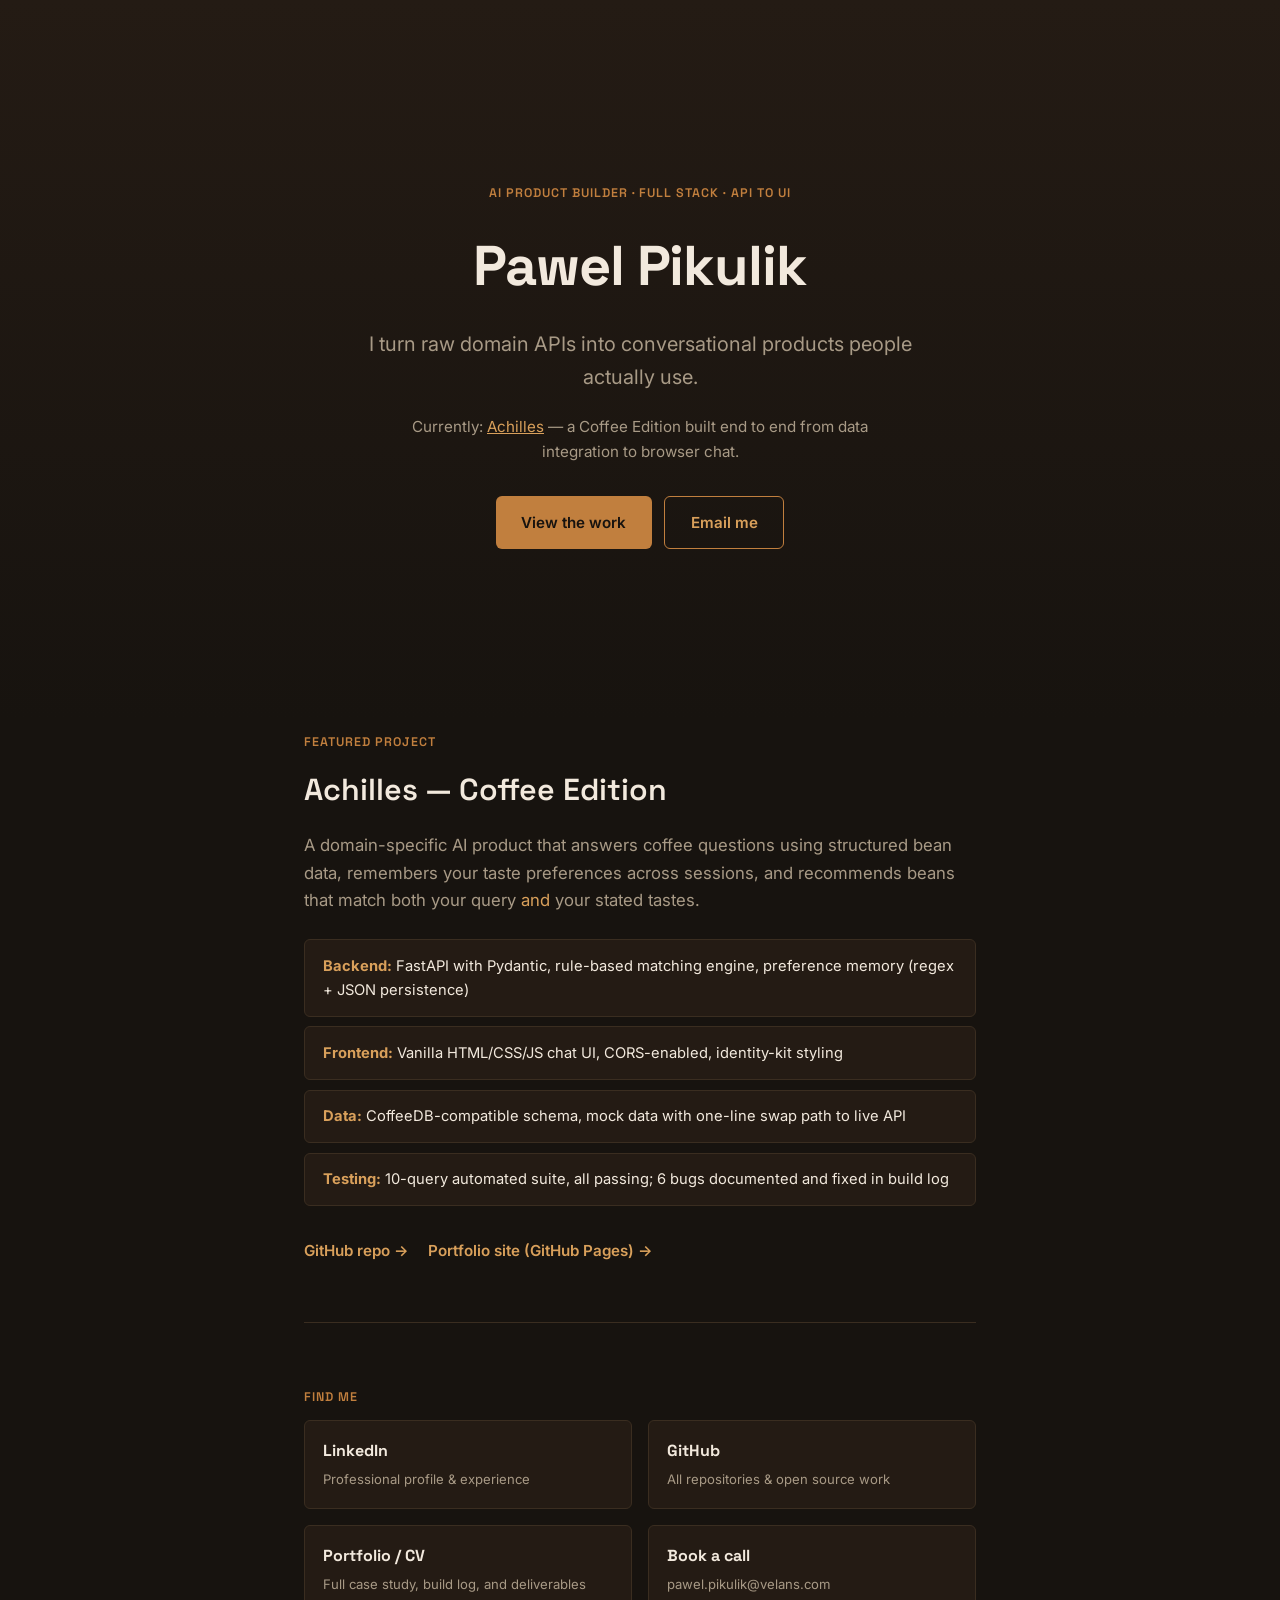
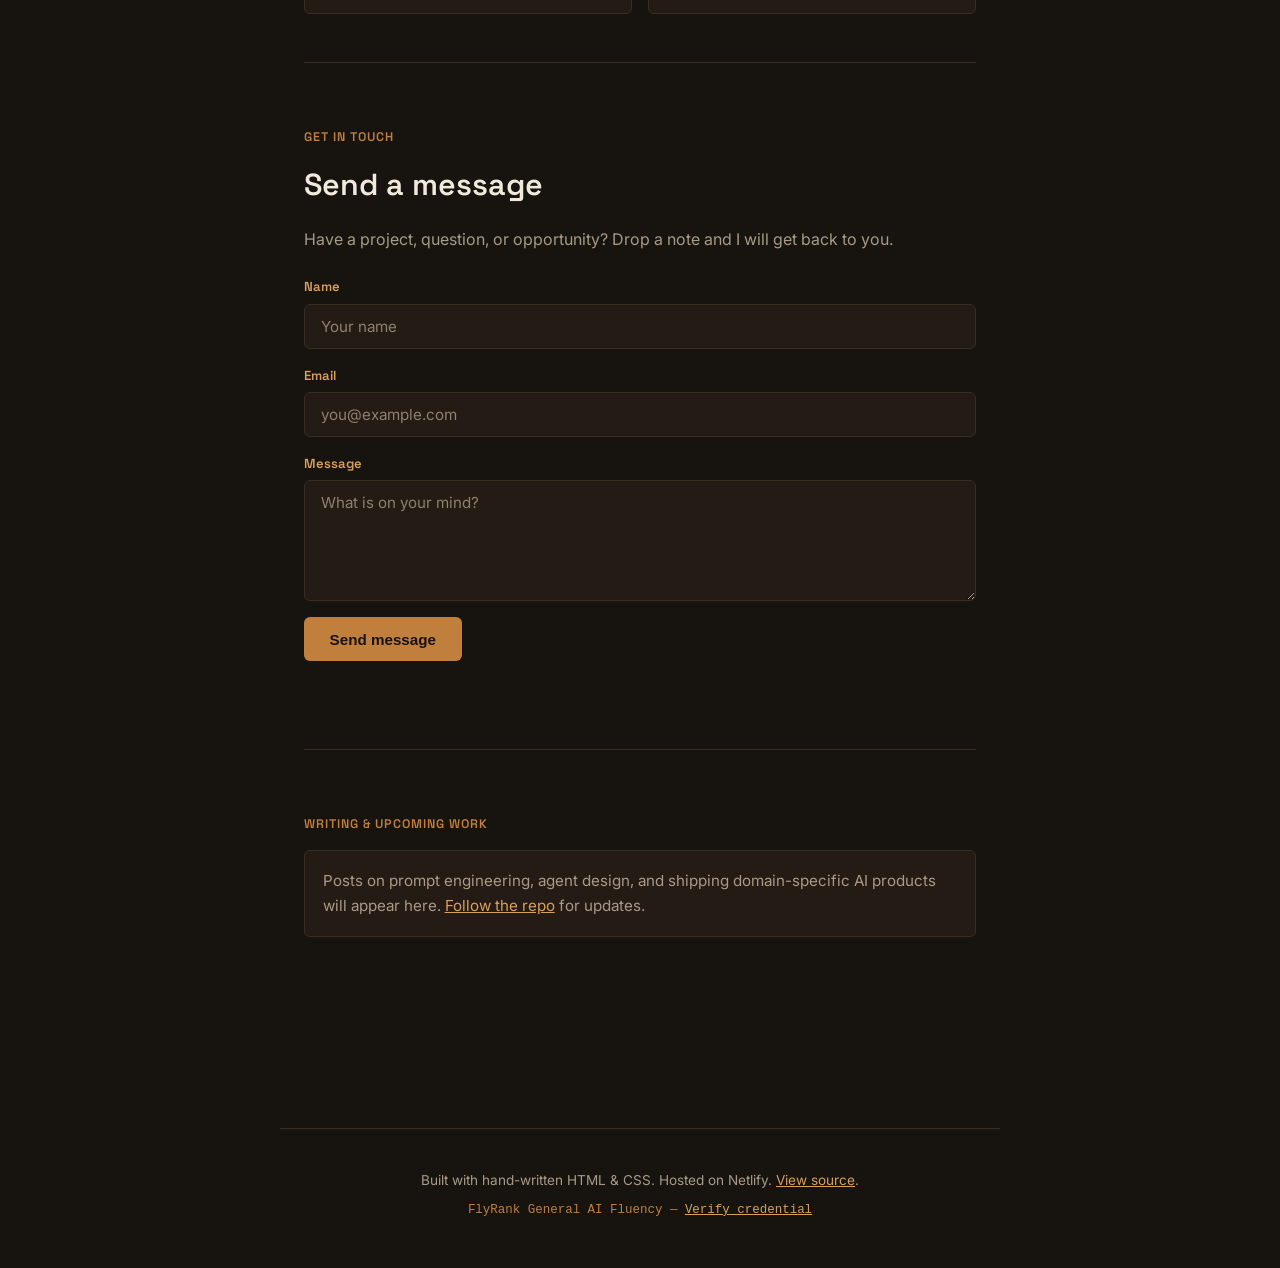
<file: index.html>
<!DOCTYPE html>
<html lang="en">
<head>
  <meta charset="UTF-8">
  <meta name="viewport" content="width=device-width, initial-scale=1.0">
  <title>Pawel Pikulik — AI Product Builder (API to UI)</title>
  <meta name="description" content="I ship domain-specific AI products from API to UI. Currently building Achilles, the Coffee Edition. Full-stack backend engineer.">
  <link rel="canonical" href="https://pawelpikulik.netlify.app/">
  <link rel="icon" href="data:image/svg+xml,%3Csvg xmlns='http://www.w3.org/2000/svg' viewBox='0 0 100 100'%3E%3Ctext y='.9em' font-size='90'%3E☕%3C/text%3E%3C/svg%3E">

  <!-- Open Graph -->
  <meta property="og:title" content="Pawel Pikulik — AI Product Builder">
  <meta property="og:description" content="Domain-specific AI products from API to UI. Achilles, the Coffee Edition.">
  <meta property="og:type" content="website">
  <meta property="og:url" content="https://pawelpikulik.netlify.app/">
  <meta property="og:site_name" content="Pawel Pikulik">

  <!-- Twitter Card -->
  <meta name="twitter:card" content="summary">
  <meta name="twitter:title" content="Pawel Pikulik — AI Product Builder">
  <meta name="twitter:description" content="Domain-specific AI products from API to UI. Achilles, the Coffee Edition.">

  <!-- Google Analytics 4 — free tier, no credit card required
       Replace G-XXXXXXXXXX with your real Measurement ID from https://analytics.google.com -->
  <script async src="https://www.googletagmanager.com/gtag/js?id=G-XXXXXXXXXX"></script>
  <script>
    window.dataLayer = window.dataLayer || [];
    function gtag(){dataLayer.push(arguments);}
    gtag('js', new Date());
    gtag('config', 'G-XXXXXXXXXX');
  </script>

  <link rel="stylesheet" href="styles.css">
</head>
<body>

  <!-- ========================= HERO ========================= -->
  <header class="hero">
    <div class="hero-content">
      <p class="eyebrow">AI Product Builder · Full Stack · API to UI</p>
      <h1>Pawel Pikulik</h1>
      <p class="tagline">I turn raw domain APIs into conversational products people actually use.</p>
      <p class="status">Currently: <a href="https://github.com/PawelPikulik/Achilles" target="_blank" rel="noopener noreferrer">Achilles</a> — a Coffee Edition built end to end from data integration to browser chat.</p>
      <div class="cta-row">
        <a href="https://github.com/PawelPikulik/Achilles" class="cta-primary">View the work</a>
        <a href="mailto:pawel.pikulik@velans.com" class="cta-secondary">Email me</a>
      </div>
    </div>
  </header>

  <!-- ========================= FEATURED WORK ========================= -->
  <main>
    <section class="featured" id="work">
      <p class="section-label">Featured Project</p>
      <h2>Achilles — Coffee Edition</h2>
      <p class="project-summary">A domain-specific AI product that answers coffee questions using structured bean data, remembers your taste preferences across sessions, and recommends beans that match both your query <em>and</em> your stated tastes.</p>

      <ul class="tech-list">
        <li><strong>Backend:</strong> FastAPI with Pydantic, rule-based matching engine, preference memory (regex + JSON persistence)</li>
        <li><strong>Frontend:</strong> Vanilla HTML/CSS/JS chat UI, CORS-enabled, identity-kit styling</li>
        <li><strong>Data:</strong> CoffeeDB-compatible schema, mock data with one-line swap path to live API</li>
        <li><strong>Testing:</strong> 10-query automated suite, all passing; 6 bugs documented and fixed in build log</li>
      </ul>

      <div class="project-links">
        <a href="https://github.com/PawelPikulik/Achilles" target="_blank" rel="noopener noreferrer">GitHub repo →</a>
        <a href="https://pawelpikulik.github.io/Achilles/" target="_blank" rel="noopener noreferrer">Portfolio site (GitHub Pages) →</a>
      </div>
    </section>

    <!-- ========================= LINKS ========================= -->
    <section class="links" id="links">
      <p class="section-label">Find me</p>
      <div class="link-grid">
        <a href="https://linkedin.com/in/pawelpikulik" class="link-card" target="_blank" rel="noopener noreferrer">
          <strong>LinkedIn</strong>
          <span>Professional profile & experience</span>
        </a>
        <a href="https://github.com/PawelPikulik" class="link-card" target="_blank" rel="noopener noreferrer">
          <strong>GitHub</strong>
          <span>All repositories & open source work</span>
        </a>
        <a href="https://pawelpikulik.github.io/Achilles/" class="link-card" target="_blank" rel="noopener noreferrer">
          <strong>Portfolio / CV</strong>
          <span>Full case study, build log, and deliverables</span>
        </a>
        <a href="mailto:pawel.pikulik@velans.com" class="link-card">
          <strong>Book a call</strong>
          <span>pawel.pikulik@velans.com</span>
        </a>
      </div>
    </section>

    <!-- ========================= CONTACT FORM ========================= -->
    <section class="contact" id="contact">
      <p class="section-label">Get in touch</p>
      <h2>Send a message</h2>
      <p class="contact-intro">Have a project, question, or opportunity? Drop a note and I will get back to you.</p>

      <form id="contact-form" name="contact" netlify method="POST" action="/success.html" data-netlify="true">
        <div class="form-row">
          <label for="name">Name</label>
          <input type="text" id="name" name="name" placeholder="Your name" required maxlength="100" autocomplete="name">
        </div>
        <div class="form-row">
          <label for="email">Email</label>
          <input type="email" id="email" name="email" placeholder="you@example.com" required maxlength="254" autocomplete="email">
        </div>
        <div class="form-row">
          <label for="message">Message</label>
          <textarea id="message" name="message" rows="5" placeholder="What is on your mind?" required maxlength="2000" autocomplete="off"></textarea>
        </div>
        <button type="submit" class="cta-primary" id="submit-btn">Send message</button>
        <p id="form-status" class="form-status" aria-live="polite"></p>
      </form>
    </section>

    <!-- ========================= FUTURE POSTS SPACE ========================= -->
    <section class="future" id="posts">
      <p class="section-label">Writing & upcoming work</p>
      <p class="placeholder-note">Posts on prompt engineering, agent design, and shipping domain-specific AI products will appear here. <a href="https://github.com/PawelPikulik/Achilles">Follow the repo</a> for updates.</p>
    </section>
  </main>

  <!-- ========================= FOOTER ========================= -->
  <footer>
    <p>Built with hand-written HTML & CSS. Hosted on Netlify. <a href="https://github.com/PawelPikulik/personal-site">View source</a>.</p>
    <p class="badge-note">
      FlyRank General AI Fluency —
      <!-- Replace YOUR_CREDENTIAL_REF and YOUR_FIRST_NAME with real values from FlyRank dashboard,
           then visit https://internship-badge.netlify.app/ to generate the SVG badge code. -->
      <a href="https://internship.flyrank.ai/verify?id=YOUR_CREDENTIAL_REF&name=YOUR_FIRST_NAME" target="_blank" rel="noopener noreferrer">Verify credential</a>
    </p>
  </footer>

  <script>
  (function() {
    const form = document.getElementById('contact-form');
    const status = document.getElementById('form-status');
    const btn = document.getElementById('submit-btn');

    form.addEventListener('submit', async function(event) {
      event.preventDefault();
      if (btn.disabled) return;

      btn.disabled = true;
      btn.textContent = 'Sending...';
      status.textContent = 'Sending...';
      status.className = 'form-status sending';

      const data = new FormData(form);
      try {
        const response = await fetch('/', {
          method: 'POST',
          body: data,
          headers: { Accept: 'application/json' }
        });
        if (response.ok || response.redirected) {
          status.textContent = 'Message sent. I will be in touch shortly.';
          status.className = 'form-status success';
          form.reset();
        } else {
          status.textContent = 'Something went wrong. Please try again.';
          status.className = 'form-status error';
        }
      } catch (err) {
        status.textContent = 'Network error. Please try again.';
        status.className = 'form-status error';
      } finally {
        btn.disabled = false;
        btn.textContent = 'Send message';
      }
    });
  })();
</script>
</body>
</html>
</file>
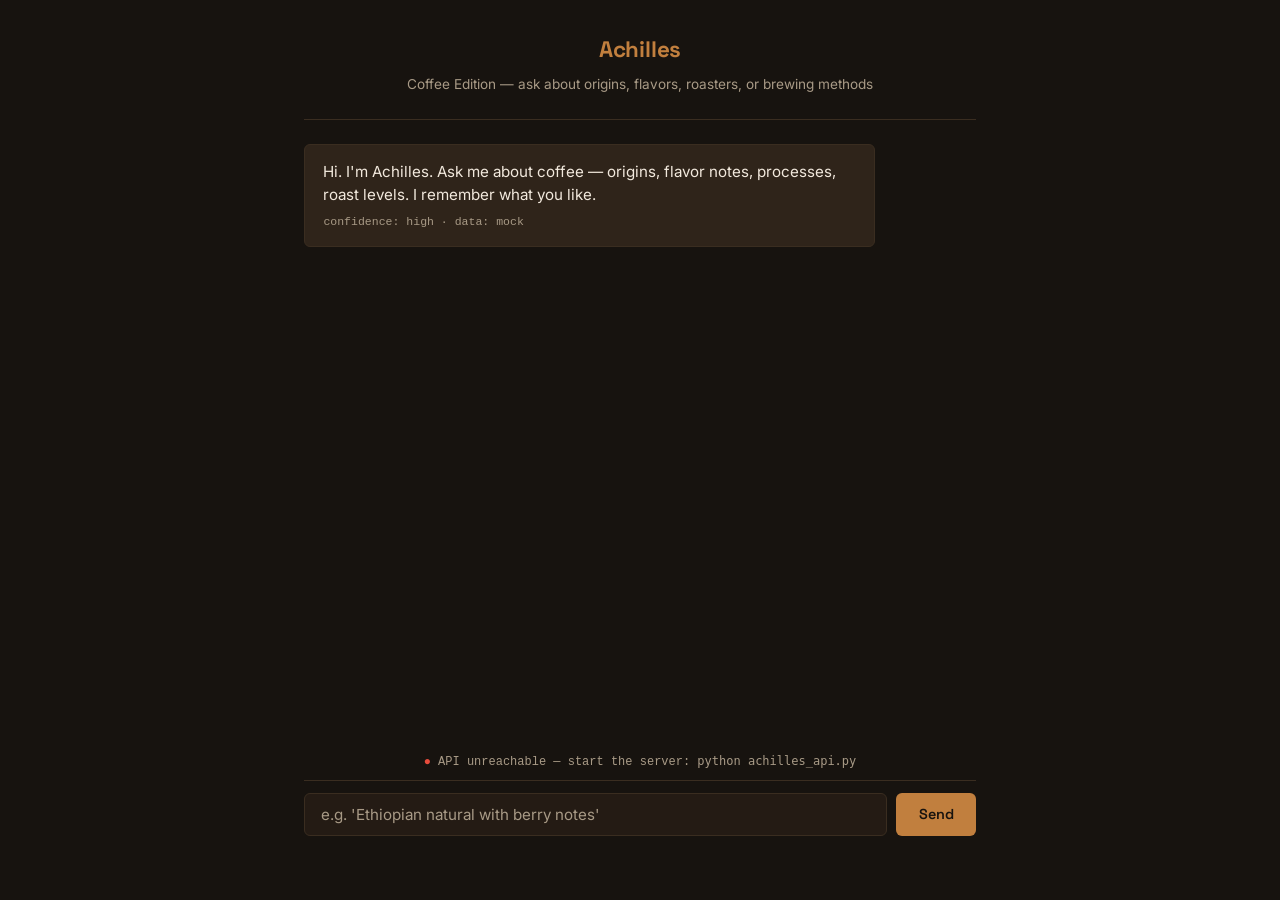
<file: achilles_chat.html>
<!DOCTYPE html>
<html lang="en">
<head>
  <meta charset="UTF-8">
  <meta name="viewport" content="width=device-width, initial-scale=1.0">
  <title>Achilles — Coffee Expert</title>
  <link rel="icon" type="image/svg+xml" href="assets/favicon.svg">
  <link rel="stylesheet" href="styles.css">
  <style>
    /* Achilles chat overrides — inherits identity kit */
    .chat-container {
      max-width: var(--max-width);
      margin: 0 auto;
      padding: 2rem 1.5rem 4rem;
      min-height: 100vh;
      display: flex;
      flex-direction: column;
    }

    .chat-header {
      text-align: center;
      padding-bottom: 1.5rem;
      border-bottom: 1px solid var(--border);
      margin-bottom: 1.5rem;
    }

    .chat-header h1 {
      font-family: var(--font-heading);
      font-size: 1.4rem;
      color: var(--copper);
      margin: 0 0 0.25rem;
      letter-spacing: -0.01em;
    }

    .chat-header p {
      color: var(--muted);
      font-size: 0.85rem;
      margin: 0;
    }

    .chat-messages {
      flex: 1;
      overflow-y: auto;
      display: flex;
      flex-direction: column;
      gap: 1rem;
      padding-bottom: 1rem;
    }

    .message {
      max-width: 85%;
      padding: 0.9rem 1.15rem;
      border-radius: var(--radius);
      line-height: 1.55;
      font-size: 0.95rem;
      animation: fadeIn 0.2s ease;
    }

    @keyframes fadeIn {
      from { opacity: 0; transform: translateY(4px); }
      to { opacity: 1; transform: translateY(0); }
    }

    .message.user {
      align-self: flex-end;
      background: var(--espresso);
      border: 1px solid var(--border);
      color: var(--cream);
    }

    .message.achilles {
      align-self: flex-start;
      background: var(--espresso-light);
      border: 1px solid var(--border);
      color: var(--cream);
    }

    .message.achilles strong {
      color: var(--amber);
    }

    .message-meta {
      font-size: 0.72rem;
      color: var(--muted);
      margin-top: 0.4rem;
      font-family: var(--font-mono);
    }

    .chat-input-row {
      display: flex;
      gap: 0.6rem;
      padding-top: 0.75rem;
      border-top: 1px solid var(--border);
    }

    .chat-input-row input {
      flex: 1;
      background: var(--espresso);
      border: 1px solid var(--border);
      border-radius: var(--radius);
      padding: 0.7rem 1rem;
      color: var(--cream);
      font-family: var(--font-body);
      font-size: 0.95rem;
      outline: none;
    }

    .chat-input-row input::placeholder {
      color: var(--muted);
    }

    .chat-input-row input:focus {
      border-color: var(--copper);
    }

    .chat-input-row button {
      background: var(--copper);
      color: var(--charcoal);
      border: none;
      border-radius: var(--radius);
      padding: 0.7rem 1.4rem;
      font-family: var(--font-heading);
      font-weight: 600;
      font-size: 0.9rem;
      cursor: pointer;
      transition: background 0.15s ease;
    }

    .chat-input-row button:hover {
      background: var(--amber);
    }

    .chat-input-row button:disabled {
      opacity: 0.5;
      cursor: not-allowed;
    }

    .status-bar {
      text-align: center;
      font-size: 0.75rem;
      color: var(--muted);
      font-family: var(--font-mono);
      padding: 0.4rem 0;
    }

    .status-bar .live { color: #4caf50; }
    .status-bar .mock { color: var(--copper); }
  </style>
</head>
<body>
  <div class="chat-container">
    <header class="chat-header">
      <h1>Achilles</h1>
      <p>Coffee Edition — ask about origins, flavors, roasters, or brewing methods</p>
    </header>

    <div class="chat-messages" id="chatMessages">
      <div class="message achilles">
        Hi. I'm Achilles. Ask me about coffee — origins, flavor notes, processes, roast levels. I remember what you like.
        <div class="message-meta">confidence: high · data: mock</div>
      </div>
    </div>

    <div class="status-bar" id="statusBar">
      <span class="mock">●</span> Running on mock data (CoffeeDB.pro unavailable)
    </div>

    <div class="chat-input-row">
      <input type="text" id="userInput" placeholder="e.g. 'Ethiopian natural with berry notes'" autocomplete="off">
      <button id="sendBtn" onclick="sendMessage()">Send</button>
    </div>
  </div>

  <script>
    const API_BASE = 'http://localhost:8000';
    const messages = document.getElementById('chatMessages');
    const input = document.getElementById('userInput');
    const btn = document.getElementById('sendBtn');
    const statusBar = document.getElementById('statusBar');
    let userId = 'user_' + Math.random().toString(36).slice(2, 8);

    // Check API health on load
    fetch(`${API_BASE}/health`, { method: 'GET' })
      .then(r => r.json())
      .then(data => {
        const indicator = data.data_source === 'live' ? 'live' : 'mock';
        const label = data.data_source === 'live' ? 'Live CoffeeDB.pro data' : 'Mock data (CoffeeDB.pro unavailable)';
        const color = data.data_source === 'live' ? '#4caf50' : 'var(--copper)';
        statusBar.innerHTML = `<span style="color:${color}">●</span> ${label}`;
      })
      .catch(() => {
        statusBar.innerHTML = '<span style="color:#e74c3c">●</span> API unreachable — start the server: <code>python achilles_api.py</code>';
      });

    input.addEventListener('keydown', (e) => {
      if (e.key === 'Enter') sendMessage();
    });

    function appendMessage(text, sender, meta) {
      const div = document.createElement('div');
      div.className = `message ${sender}`;
      div.innerHTML = text + (meta ? `<div class="message-meta">${meta}</div>` : '');
      messages.appendChild(div);
      messages.scrollTop = messages.scrollHeight;
    }

    async function sendMessage() {
      const text = input.value.trim();
      if (!text) return;

      appendMessage(text, 'user');
      input.value = '';
      btn.disabled = true;

      try {
        const res = await fetch(`${API_BASE}/api/chat`, {
          method: 'POST',
          headers: { 'Content-Type': 'application/json' },
          body: JSON.stringify({ message: text, user_id: userId })
        });

        if (!res.ok) throw new Error('HTTP ' + res.status);
        const data = await res.json();

        const meta = `confidence: ${data.confidence} · sources: ${data.sources.length} · memory: ${data.memory_used ? 'yes' : 'no'} · data: ${data.data_source}`;
        appendMessage(data.reply.replace(/\*\*(.+?)\*\*/g, '<strong>$1</strong>'), 'achilles', meta);
      } catch (err) {
        appendMessage(
          'Something went wrong. Make sure the API server is running: <code>python achilles_api.py</code>',
          'achilles',
          'error: ' + err.message
        );
      } finally {
        btn.disabled = false;
        input.focus();
      }
    }
  </script>
</body>
</html>
</file>
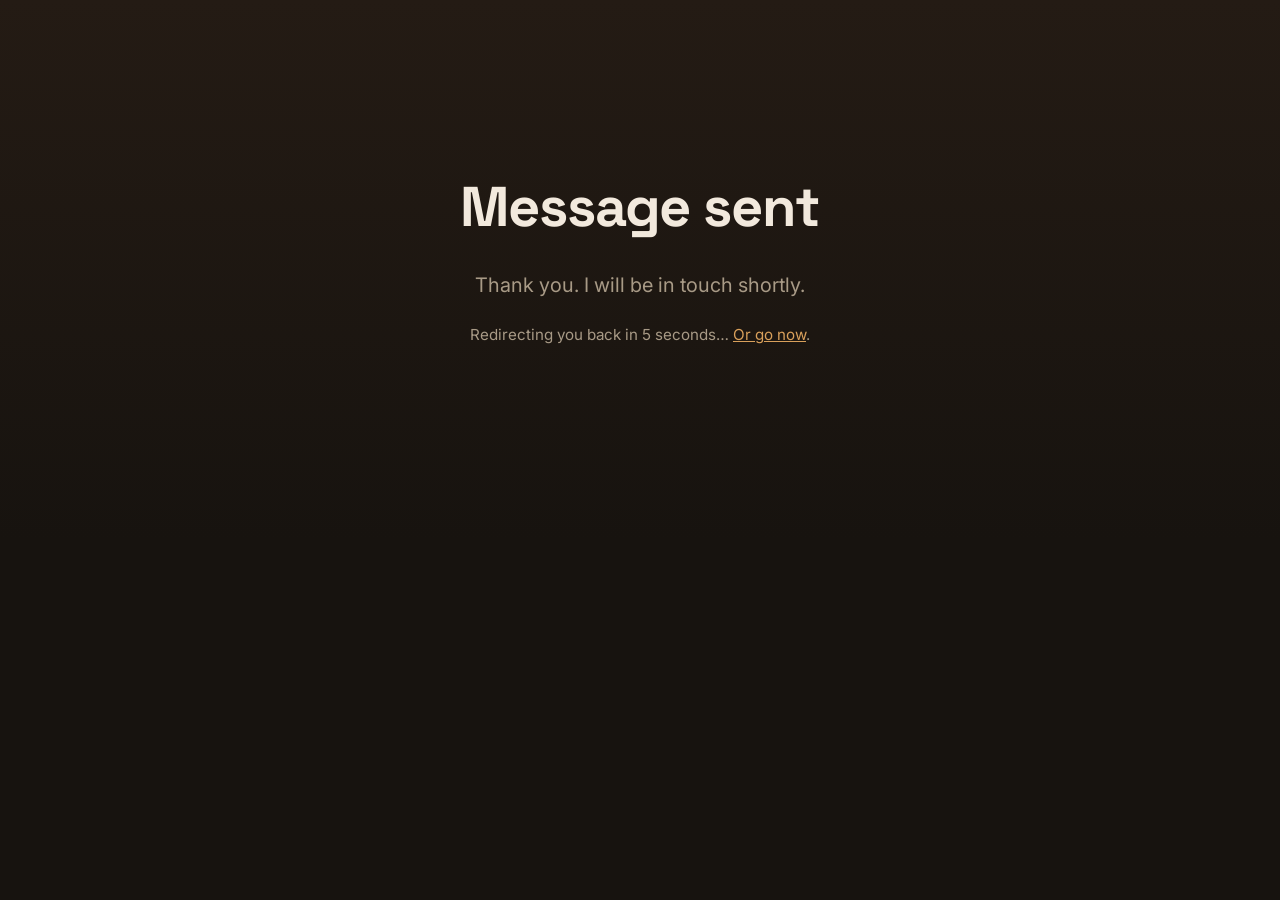
<file: success.html>
<!DOCTYPE html>
<html lang="en">
<head>
  <meta charset="UTF-8">
  <meta name="viewport" content="width=device-width, initial-scale=1.0">
  <title>Message Sent — Pawel Pikulik</title>
  <link rel="stylesheet" href="styles.css">
  <meta http-equiv="refresh" content="5;url=/">
</head>
<body>
  <header class="hero" style="min-height:60vh">
    <div class="hero-content">
      <h1>Message sent</h1>
      <p class="tagline">Thank you. I will be in touch shortly.</p>
      <p class="status">Redirecting you back in 5 seconds… <a href="/">Or go now</a>.</p>
    </div>
  </header>
</body>
</html>
</file>
<file: styles.css>
/* ==========================================================================
   Pawel Pikulik — Personal Site
   Dark Roast Precision design system (Space Grotesk + Inter)
   ========================================================================== */

@import url('https://fonts.googleapis.com/css2?family=Inter:wght@400;500;600&family=Space+Grotesk:wght@500;600;700&display=swap');

:root {
  --charcoal: #17130f;
  --espresso: #241b14;
  --espresso-light: #2f241a;
  --copper: #c17f3e;
  --amber: #d9a05b;
  --cream: #f2e9dd;
  --muted: #a89a86;
  --border: #3a2d20;

  --font-heading: "Space Grotesk", -apple-system, BlinkMacSystemFont, sans-serif;
  --font-body: "Inter", -apple-system, BlinkMacSystemFont, "Segoe UI", Roboto, sans-serif;
  --font-mono: "SFMono-Regular", Consolas, "Liberation Mono", Menlo, monospace;

  --max-width: 720px;
  --radius: 6px;
}

* { box-sizing: border-box; }

html { scroll-behavior: smooth; }

body {
  margin: 0;
  background: var(--charcoal);
  color: var(--cream);
  font-family: var(--font-body);
  line-height: 1.65;
  -webkit-font-smoothing: antialiased;
}

a { color: var(--amber); }
a:hover { color: var(--copper); }

/* ==========================================================================
   HERO
   ========================================================================== */

.hero {
  min-height: 80vh;
  display: flex;
  align-items: center;
  justify-content: center;
  padding: 4rem 1.5rem;
  background: linear-gradient(180deg, var(--espresso) 0%, var(--charcoal) 100%);
  text-align: center;
}

.hero-content {
  max-width: var(--max-width);
}

.eyebrow {
  color: var(--copper);
  text-transform: uppercase;
  letter-spacing: 0.08em;
  font-size: 0.78rem;
  font-weight: 600;
  font-family: var(--font-heading);
  margin-bottom: 1rem;
}

.hero h1 {
  font-family: var(--font-heading);
  font-size: clamp(2.2rem, 5vw, 3.5rem);
  font-weight: 700;
  margin: 0 0 1rem;
  color: var(--cream);
  letter-spacing: -0.02em;
}

.tagline {
  font-size: 1.25rem;
  color: var(--muted);
  max-width: 560px;
  margin: 0 auto 1.25rem;
}

.status {
  font-size: 0.95rem;
  color: var(--muted);
  max-width: 520px;
  margin: 0 auto 2rem;
}

.status a { color: var(--amber); }

.cta-row {
  display: flex;
  gap: 0.75rem;
  justify-content: center;
  flex-wrap: wrap;
}

.cta-primary,
.cta-secondary {
  display: inline-flex;
  align-items: center;
  justify-content: center;
  text-decoration: none;
  font-weight: 600;
  border-radius: var(--radius);
  padding: 0.8rem 1.6rem;
  font-size: 0.95rem;
  min-height: 44px;
  transition: transform 0.15s ease, background 0.15s ease;
}

.cta-primary:focus-visible,
.cta-secondary:focus-visible,
.project-links a:focus-visible,
.link-card:focus-visible {
  outline: 2px solid var(--copper);
  outline-offset: 2px;
}

.cta-primary {
  background: var(--copper);
  color: var(--charcoal);
}

.cta-primary:hover {
  background: var(--amber);
  transform: translateY(-1px);
}

.cta-secondary {
  border: 1px solid var(--copper);
  color: var(--amber);
}

.cta-secondary:hover {
  background: var(--espresso-light);
}

/* ==========================================================================
   MAIN SECTIONS
   ========================================================================== */

main {
  max-width: var(--max-width);
  margin: 0 auto;
  padding: 0 1.5rem 4rem;
}

section {
  margin-bottom: 4rem;
  padding-bottom: 3rem;
  border-bottom: 1px solid var(--border);
}

section:last-of-type {
  border-bottom: none;
}

.section-label {
  color: var(--copper);
  text-transform: uppercase;
  letter-spacing: 0.08em;
  font-size: 0.78rem;
  font-weight: 600;
  font-family: var(--font-heading);
  margin-bottom: 0.75rem;
}

.featured h2 {
  font-family: var(--font-heading);
  font-size: clamp(1.4rem, 3vw, 1.9rem);
  font-weight: 600;
  margin: 0 0 1rem;
  color: var(--cream);
}

.project-summary {
  color: var(--muted);
  font-size: 1.05rem;
  margin-bottom: 1.5rem;
}

.project-summary em {
  color: var(--amber);
  font-style: normal;
}

.tech-list {
  list-style: none;
  padding: 0;
  margin: 0 0 1.5rem;
  display: grid;
  gap: 0.6rem;
}

.tech-list li {
  background: var(--espresso);
  border: 1px solid var(--border);
  border-radius: var(--radius);
  padding: 0.85rem 1.1rem;
  font-size: 0.92rem;
  color: var(--cream);
}

.tech-list strong {
  color: var(--amber);
}

.project-links {
  display: flex;
  gap: 1.25rem;
  flex-wrap: wrap;
}

.project-links a {
  font-weight: 600;
  font-size: 0.95rem;
  text-decoration: none;
  padding: 0.5rem 0;
  display: inline-block;
  min-height: 44px;
}

.project-links a:hover {
  text-decoration: underline;
}

/* ==========================================================================
   LINKS GRID
   ========================================================================== */

.link-grid {
  display: grid;
  grid-template-columns: repeat(2, 1fr);
  gap: 1rem;
}

.link-card {
  display: block;
  background: var(--espresso);
  border: 1px solid var(--border);
  border-radius: var(--radius);
  padding: 1.1rem;
  text-decoration: none;
  transition: border-color 0.15s ease, background 0.15s ease;
}

.link-card:hover {
  border-color: var(--copper);
  background: var(--espresso-light);
}

.link-card strong {
  display: block;
  color: var(--cream);
  font-family: var(--font-heading);
  font-size: 1rem;
  margin-bottom: 0.25rem;
}

.link-card span {
  display: block;
  color: var(--muted);
  font-size: 0.82rem;
}

/* ==========================================================================
   FUTURE POSTS
   ========================================================================== */

.future .placeholder-note {
  color: var(--muted);
  font-size: 0.95rem;
  background: var(--espresso);
  border: 1px solid var(--border);
  border-radius: var(--radius);
  padding: 1.1rem;
}

/* ==========================================================================
   FOOTER
   ========================================================================== */

footer {
  border-top: 1px solid var(--border);
  padding: 2.5rem 1.5rem;
  text-align: center;
  max-width: var(--max-width);
  margin: 0 auto;
}

footer p {
  color: var(--muted);
  font-size: 0.85rem;
  margin: 0 0 0.5rem;
}

.badge-note {
  font-size: 0.78rem;
  color: var(--copper);
  font-family: var(--font-mono);
}

/* ==========================================================================
   CONTACT FORM
   ========================================================================== */

.contact h2 {
  font-family: var(--font-heading);
  font-size: clamp(1.4rem, 3vw, 1.9rem);
  font-weight: 600;
  margin: 0 0 0.5rem;
  color: var(--cream);
}

.contact-intro {
  color: var(--muted);
  font-size: 1rem;
  margin-bottom: 1.5rem;
}

#contact-form {
  display: grid;
  gap: 1rem;
}

.form-row {
  display: flex;
  flex-direction: column;
}

.form-row label {
  font-size: 0.82rem;
  font-weight: 600;
  color: var(--amber);
  margin-bottom: 0.35rem;
  font-family: var(--font-heading);
}

.form-row input,
.form-row textarea {
  background: var(--espresso);
  border: 1px solid var(--border);
  border-radius: var(--radius);
  padding: 0.75rem 1rem;
  color: var(--cream);
  font-family: var(--font-body);
  font-size: 0.95rem;
  min-height: 44px;
  transition: border-color 0.15s ease, box-shadow 0.15s ease;
}

.form-row input:focus,
.form-row textarea:focus {
  outline: none;
  border-color: var(--copper);
  box-shadow: 0 0 0 2px rgba(193, 127, 62, 0.15);
}

.form-row input::placeholder,
.form-row textarea::placeholder {
  color: var(--muted);
  opacity: 0.8;
}

.form-row textarea {
  resize: vertical;
  min-height: 120px;
}

#contact-form button {
  justify-self: start;
  border: none;
  cursor: pointer;
}

.form-status {
  margin: 0;
  font-size: 0.9rem;
  min-height: 1.5rem;
}

.form-status.sending {
  color: var(--muted);
}

.form-status.success {
  color: #7cb87c;
}

.form-status.error {
  color: #c96b6b;
}

/* ==========================================================================
   RESPONSIVE
   ========================================================================== */

@media (max-width: 640px) {
  .link-grid {
    grid-template-columns: 1fr;
  }

  .cta-row {
    flex-direction: column;
    align-items: stretch;
  }

  .hero {
    min-height: auto;
    padding: 3rem 1.25rem;
  }

  .eyebrow {
    font-size: 0.82rem;
  }

  .tech-list li {
    font-size: 1rem;
  }

  .link-card span {
    font-size: 0.9rem;
  }

  section {
    margin-bottom: 3rem;
    padding-bottom: 2rem;
  }

  #contact-form button {
    justify-self: stretch;
    width: 100%;
  }
}
</file>
